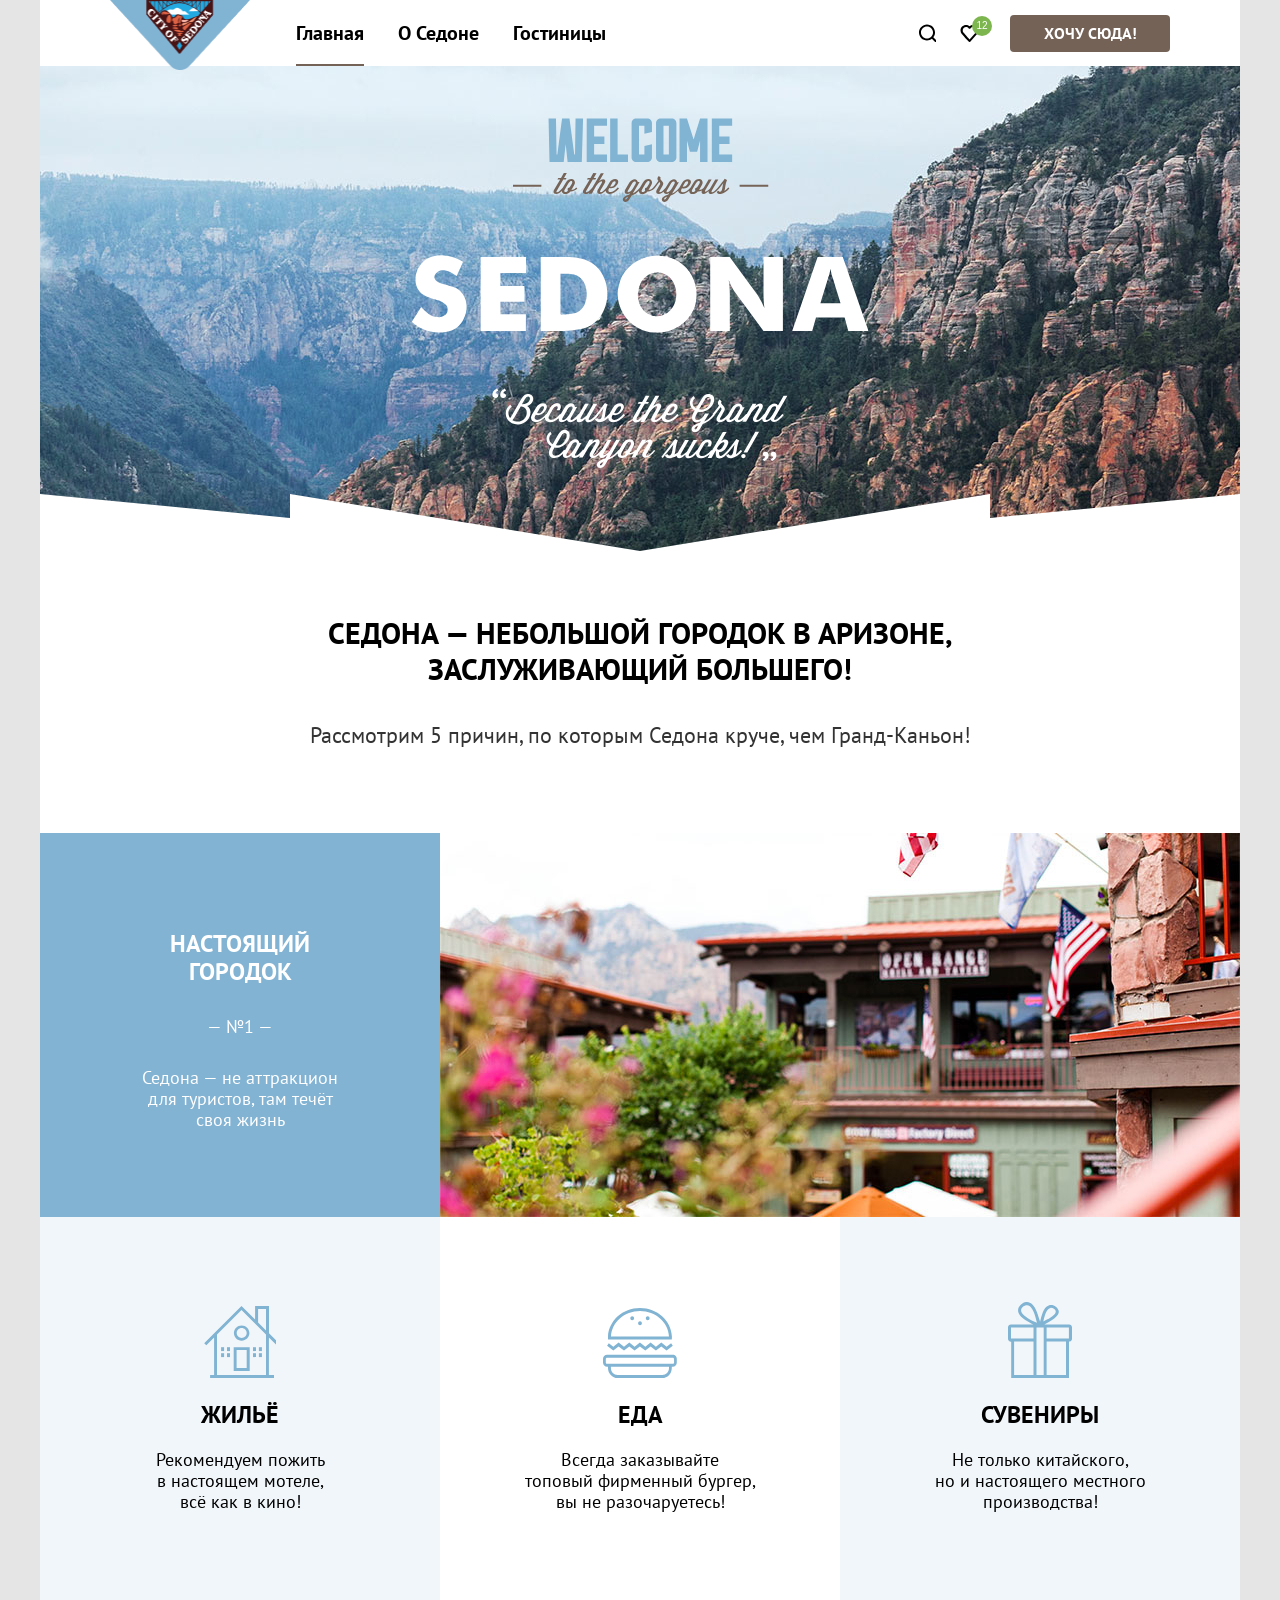
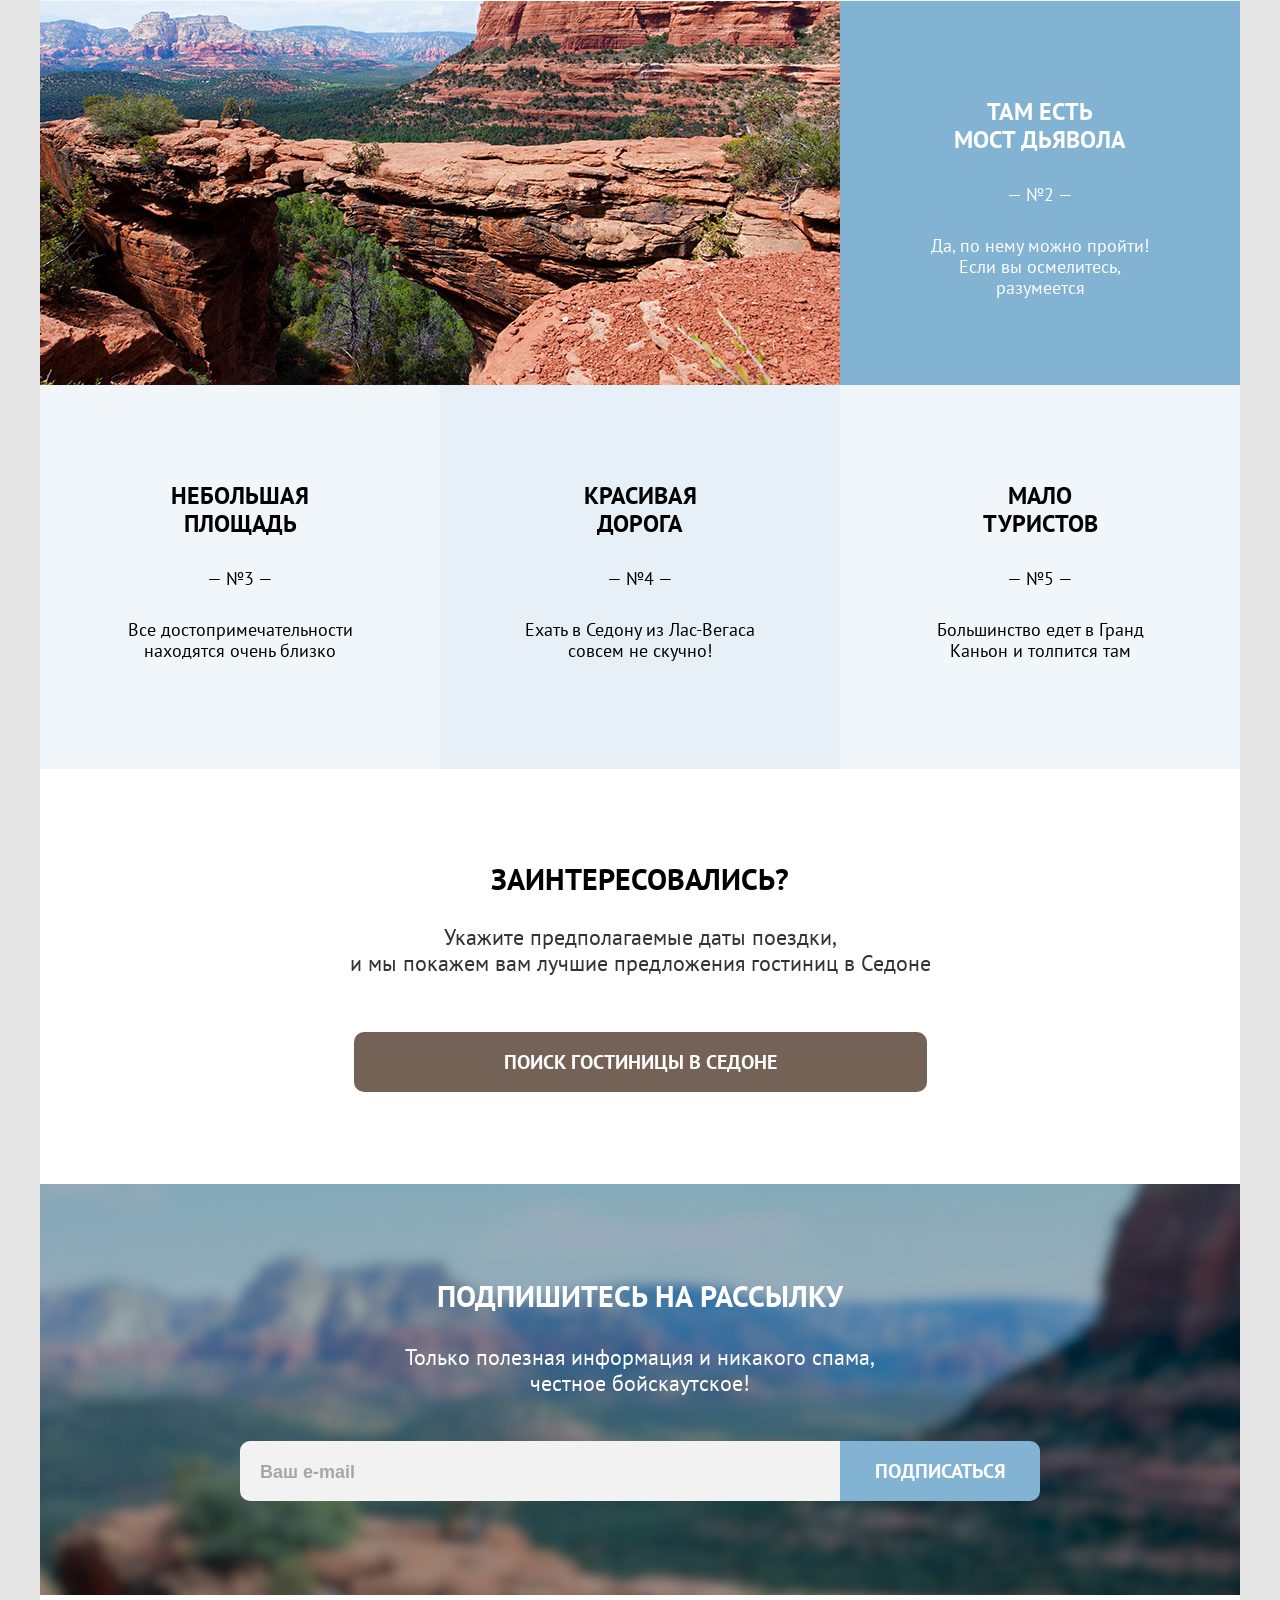
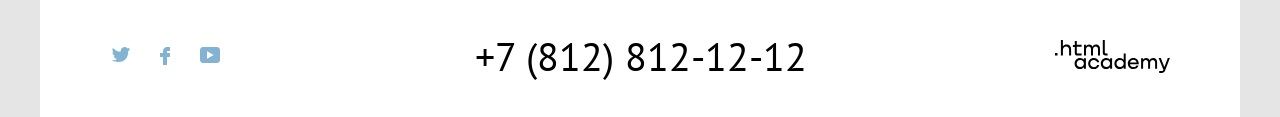
<file: index.html>
<!DOCTYPE html>
<html lang="ru">
<head>
    <meta charset="UTF-8">
    <meta http-equiv="X-UA-Compatible" content="IE=edge">
    <meta name="viewport" content="width=device-width, initial-scale=1.0">
    <link rel="stylesheet" href="styles/styles.css">
    <link rel="icon" href="favicon.ico">
    <title>Sedona</title>
</head>
<body class="page-body">
    <header class="container page-header">
        <nav class="main-navigation">
            <a href="#" class="main-logo">
                <span class="visually-hidden">Логотип Седоны.</span>
            </a>
            <ul class="main-navigation-list">
                <li class="main-navigation-item">
                    <a href="#" class="main-navigation-link active-nav-link">Главная</a>
                </li>
                <li class="main-navigation-item">
                    <a href="#" class="main-navigation-link">О Седоне</a>
                </li>
                <li class="main-navigation-item">
                    <a href="catalog.html" class="main-navigation-link">Гостиницы</a>
                </li>
            </ul>
        </nav>
        <div class="user-navigation">
            <ul class="user-navigation-list">
                <li class="user-navigation-item">
                    <button class="search-btn" type="button">
                      <svg width="18" height="18"  fill="currentColor" xmlns="http://www.w3.org/2000/svg"><path d="m19.026 17.05-3.71-3.7c1.002-1.3 1.704-3 1.704-4.9 0-4.4-3.61-8-8.023-8C4.585.45.975 4.15.975 8.55c0 4.4 3.61 8 8.022 8 1.805 0 3.51-.6 4.914-1.7l3.71 3.7 1.405-1.5Zm-10.029-2.5c-3.309 0-6.017-2.7-6.017-6s2.708-6 6.017-6c3.31 0 6.017 2.7 6.017 6s-2.707 6-6.017 6Z"/></svg>
                    </button>
                </li>
                <li class="user-navigation-item">
                    <button class="favorite-btn" type="button">
                      <svg width="19" height="17" fill="currentColor" xmlns="http://www.w3.org/2000/svg"><path d="M9.444 17c-.301 0-.602-.1-.802-.4-5.416-6.1-6.72-7.5-7.02-7.9C.92 7.8.519 6.6.519 5.4c0-3 2.406-5.4 5.515-5.4 1.304 0 2.507.5 3.51 1.3C10.547.5 11.851 0 13.054 0c3.008 0 5.516 2.4 5.516 5.4 0 1.3-.502 2.5-1.304 3.4l-7.02 7.9c-.2.2-.401.3-.802.3ZM3.427 7.5c.3.4 3.51 4 6.117 6.9l6.218-7c.501-.5.702-1.2.702-2 0-1.8-1.505-3.3-3.31-3.3-1.002 0-2.005.5-2.707 1.3-.301.3-.602.4-.903.4-.3 0-.602-.2-.802-.4-.702-.8-1.705-1.3-2.708-1.3-1.805 0-3.31 1.5-3.31 3.3-.1.9.302 1.6.703 2.1-.1 0-.1 0 0 0Z"/></svg>
                      <span class="list-counter">12</span>
                    </button>
                </li>
                <li class="user-navigation-item">
                    <button class="brown-btn plan-trip-btn" type="button">Хочу сюда!</button>
                </li>
            </ul>
        </div>
    </header>
    <main class="container page-main">
        <h1 class="visually-hidden">Sedona.</h1>
        <div class="enter-section">
          <img class="main-background" src="images/main-background.jpg" alt="Горы Седоны." width="1200" height="485">
          <ul class="enter-phrase-list">
            <li class="phrase-item">
              <span class="visually-hidden">Welcome.</span>
            </li>
            <li class="phrase-item">
              <span class="visually-hidden">To the gorgerous.</span>
            </li>
            <li class="phrase-item">
              <span class="visually-hidden">Sedona. "Because the Grand Canyon sucks!"</span>
            </li>
          </ul>
        </div>
        <div class="welcome-to-sedona">
            <h2 class="title main-title">Седона — небольшой городок в Аризоне,<br> заслуживающий большего!</h2>
            <p class="inscription">Рассмотрим 5 причин, по которым Седона круче, чем Гранд-Каньон!</p>
        </div>
        <ul class="reasons-list">
            <li class="reasons-list-item photo-description">
                <h3 class="reasons-subtitle">Настоящий городок</h3>
                <span class="reasons-number">№1</span>
                <p class="reasons-inscription">Седона — не аттракцион для туристов, там течёт своя жизнь</p>
            </li>
            <li class="reasons-list-item">
                <img class="reasons-img" src="images/reasons-image-1.jpg" alt="Настоящий городок." width="800" height="384">
            </li>
            <li class="reasons-list-item advice reason-housing">
                <h3 class="reasons-subtitle">Жильё</h3>
                <p class="reasons-inscription">Рекомендуем пожить<br> в настоящем мотеле, всё как в кино!</p>
            </li>
            <li class="reasons-list-item advice reason-food">
                <h3 class="reasons-subtitle">Еда</h3>
                <p class="reasons-inscription">Всегда заказывайте<br> топовый фирменный бургер, вы не разочаруетесь!</p>
            </li>
            <li class="reasons-list-item advice reason-souvenirs">
                <h3 class="reasons-subtitle">Сувениры</h3>
                <p class="reasons-inscription">Не только китайского,<br> но и настоящего местного производства!</p>
            </li>
            <li class="reasons-list-item">
                <img class="reasons-img" src="images/reasons-image-2.jpg" alt="Мост дьявола." width="800" height="384">
            </li>
            <li class="reasons-list-item photo-description">
                <h3 class="reasons-subtitle">Там есть<br> мост дьявола</h3>
                <span class="reasons-number">№2</span>
                <p class="reasons-inscription">Да, по нему можно пройти! Если вы осмелитесь, разумеется</p>
            </li>
            <li class="reasons-list-item">
                <h3 class="reasons-subtitle">Небольшая<br> площадь</h3>
                <span class="reasons-number">№3</span>
                <p class="reasons-inscription">Все достопримечательности находятся очень близко</p>
            </li>
            <li class="reasons-list-item">
                <h3 class="reasons-subtitle">Красивая<br> дорога</h3>
                <span class="reasons-number">№4</span>
                <p class="reasons-inscription">Ехать в Седону из Лас-Вегаса совсем не скучно!</p>
            </li>
            <li class="reasons-list-item">
                <h3 class="reasons-subtitle">Мало<br> туристов</h3>
                <span class="reasons-number">№5</span>
                <p class="reasons-inscription">Большинство едет в Гранд Каньон и толпится там</p>
            </li>
        </ul>
        <section class="find-hotel">
            <h2 class="title find-hotel-title">Заинтересовались?</h2>
            <p class="inscription">Укажите предполагаемые даты поездки,<br> и мы покажем вам лучшие предложения гостиниц в Седоне</p>
            <button class="brown-btn find-hotel-btn" type="button">Поиск гостиницы в седоне</button>
        </section>
        <section class="subscribe-section">
            <h2 class="title subscribe-title">Подпишитесь на рассылку</h2>
            <p class="inscription">Только полезная информация и никакого спама,<br> честное бойскаутское!</p>
            <form class="subscribe-form" action="https://echo.htmlacademy.ru" method="get">
                <label for="email" class="subscribe-label">
                    <input class="subscribe-field" type="email" name="email" id="email" placeholder="Ваш e-mail" required>
                    <button class="blue-btn subscribe-btn">Подписаться</button>
                </label>
            </form>
        </section>
    </main>
    <footer class="container page-footer">
        <ul class="footer-social-list">
            <li class="social-item">
                <a class="social-link social-twitter" href="https://twitter.com/htmlacademy_ru" target="_blank">
                    <span class="visually-hidden">Twitter.</span>
                </a>
            </li>
            <li class="social-item">
                <a class="social-link social-facebook" href="https://www.facebook.com/htmlacademy" target="_blank">
                    <span class="visually-hidden">Facebook.</span>
                </a>
            </li>
            <li class="social-item">
                <a class="social-link social-youtube"href="https://www.youtube.com/c/HTMLAcademyRUS" target="_blank">
                    <span class="visually-hidden">Youtube.</span>
                </a>
            </li>
        </ul>
        <a class="footer-phone" href="tel:88128121212">+7 (812) 812-12-12</a>
        <a class="footer-academy-logo" href="https://htmlacademy.ru/" target="_blank">
            <svg width="115" height="33" role="img" aria-hidden="true" aria-label="Логотип разработчика." focusable="false" viewBox="0 0 115 33" fill="none" xmlns="http://www.w3.org/2000/svg"><path d="M0 12.9v2.6h2.5v-2.6H0ZM11.6 4.5c-1.6 0-2.8.7-3.6 1.7h-.1V0h-2v15.5h2v-5.3c0-2.1 1.3-3.6 3.3-3.6 1.8 0 2.9 1.4 2.9 3.2v5.7h2V9.4c.1-3-1.8-4.9-4.5-4.9ZM26.6 4.8h-4.8V1.1h-2v3.8h-1.9v2h1.9v6c0 1.7 1 2.7 2.7 2.7h4.1v-2h-3.7c-.7 0-1.1-.4-1.1-1.1V6.8h4.8v-2ZM41.1 4.6c-1.6 0-2.9.8-3.5 2.1h-.1c-.6-1.2-1.8-2.1-3.4-2.1-1.4 0-2.5.8-3.1 1.8h-.1V4.8H29v10.6h2V10c0-2 1-3.5 2.6-3.5 1.5 0 2.4 1 2.4 2.6v6.3h2V9.8c0-2.4 1.4-3.3 2.6-3.3 1.5 0 2.4 1 2.4 2.6v6.3h2V8.9c.1-2.5-1.4-4.3-3.9-4.3ZM47.8 12.7c0 1.7 1 2.7 2.8 2.7h2v-2h-1.7c-.7 0-1.1-.4-1.1-1.1V0h-2v12.7ZM28.9 19.7c-.9-1.1-2.2-1.8-3.9-1.8-3.1 0-5.4 2.3-5.4 5.6s2.3 5.6 5.4 5.6c1.8 0 3-.8 3.8-1.9h.1v1.6h2V18.2h-2v1.5Zm-3.6 7.4c-2.2 0-3.6-1.6-3.6-3.6s1.4-3.6 3.6-3.6 3.6 1.6 3.6 3.6c0 1.9-1.4 3.6-3.6 3.6ZM44.2 22c-.5-2.4-2.6-4.1-5.4-4.1-3.4 0-5.6 2.5-5.6 5.6 0 3.1 2.2 5.6 5.6 5.6 2.8 0 4.9-1.8 5.4-4.2h-2.1c-.4 1.3-1.7 2.3-3.3 2.3-2.2 0-3.6-1.6-3.6-3.6s1.4-3.6 3.6-3.6c1.6 0 2.8 1 3.3 2.2h2.1V22ZM55.1 19.7c-.9-1.1-2.2-1.8-3.9-1.8-3.1 0-5.4 2.3-5.4 5.6s2.3 5.6 5.4 5.6c1.8 0 3-.8 3.8-1.9h.1v1.6h2V18.2h-2v1.5Zm-3.6 7.4c-2.2 0-3.6-1.6-3.6-3.6s1.4-3.6 3.6-3.6 3.6 1.6 3.6 3.6c0 1.9-1.5 3.6-3.6 3.6ZM68.7 19.8c-.9-1.1-2.2-1.9-3.9-1.9-3.1 0-5.4 2.3-5.4 5.6s2.2 5.6 5.4 5.6c1.7 0 3-.8 3.8-1.8h.1v1.5h2V13.4h-2v6.4Zm-3.6 7.3c-2.2 0-3.6-1.6-3.6-3.6s1.4-3.6 3.6-3.6 3.6 1.6 3.6 3.6c-.1 2-1.5 3.6-3.6 3.6ZM78.3 17.9c-3.3 0-5.5 2.5-5.5 5.6 0 3 2.1 5.6 5.5 5.6 2.5 0 4.5-1.3 5.2-3.6h-2.1c-.5 1-1.6 1.6-3 1.6-1.9 0-3.3-1.3-3.4-2.9h8.8c.2-3.6-2-6.3-5.5-6.3Zm0 1.9c1.7 0 3 1 3.3 2.6h-6.5c.3-1.5 1.5-2.6 3.2-2.6ZM98.2 17.9c-1.6 0-2.9.8-3.6 2h-.1c-.6-1.2-1.8-2-3.4-2-1.4 0-2.5.7-3.1 1.8v-1.5h-1.9v10.6h2v-5.4c0-2 1-3.4 2.6-3.5 1.5 0 2.4 1 2.4 2.6v6.3h2v-5.6c0-2.4 1.4-3.3 2.6-3.3 1.5 0 2.4 1 2.4 2.6v6.3h2v-6.5c.1-2.6-1.4-4.4-3.9-4.4ZM109.4 27l-3.6-8.9h-2.2l4.8 11.6c-.3.9-.7 1.2-1.7 1.2h-2.5v2h2.5c1.8 0 2.8-.8 3.5-2.6l4.7-12.2h-2.1l-3.4 8.9Z"></path></svg>
        </a>
    </footer>
    <div class="modal-container">
      <div class="modal modal-search">
        <button class="close-button" type="button">
          <span class="visually-hidden">Закрыть.</span>
        </button>
        <form class="hotel-search-form" action="https://echo.htmlacademy.ru" method="get">
          <section class="modal-form">
            <legend class="modal-title">Поиск гостиницы в Седоне</legend>
            <ul class="modal-list">
              <li class="modal-item">
                <label for="date-in">
                  <span class="modal-subtitle">Дата заезда:</span>
                  <input class="modal-input" type="text" name="date-in" id="date-in" value="27 апреля 2020">
                  <span class="input-message">Мы не можем отправить вас в прошлое.</span>
                </label>
              </li>
              <li class="modal-item">
                <label for="date-out">
                  <span class="modal-subtitle">Дата выезда:</span>
                  <input class="modal-input" type="text" name="date-out" id="date-out" value="1 сентября 2021">
                  <span class="input-message">На эти даты есть свободные номера. Пока есть.</span>
                </label>
              </li>
              <li class="modal-item">
                <label class="guest-label guest-label-adult" for="adults">
                  <span class="modal-subtitle">Взрослые:</span>
                  <div class="amount-field-wrapper">
                    <button class="modal-num-button button-less">
                      <span class="visually-hidden">Меньше.</span>
                    </button>
                    <input class="modal-input" type="number" name="adults" id="adults" value="2">
                    <button class="modal-num-button button-more">
                      <span class="visually-hidden">Больше.</span>
                    </button>
                  </div>
                </label>
              </li>
              <li class="modal-item">
                <label class="guest-label guest-label-kids" for="kids">
                  <span class="modal-subtitle">Дети:</span>
                  <span class="tooltip">
                    <button class="tooltip-toggle" type="button" aria-label="tooltip-label">
                      <svg class="tooltip-icon" width="2" height="13" role="img" aria-label="О детях." aria-hidden="true" focusable="false" viewBox="0 0 2 13" fill="none" xmlns="http://www.w3.org/2000/svg"><path d="M2 .357H0v2h2v-2ZM2 4.357H0v8h2v-8Z" fill="#000"/></svg>
                    </button>
                    <span class="tooltip-message">Укажите количество детей, которые будут с вами, возраст которых от 6 до 18 лет. Дети до 6 лет размещаются бесплатно.</span>
                  </span>
                  <div class="amount-field-wrapper">
                    <button class="modal-num-button button-less">
                      <span class="visually-hidden">Меньше.</span>
                    </button>
                    <input class="modal-input" type="number" name="kids" id="kids" value="1">
                    <button class="modal-num-button button-more">
                      <span class="visually-hidden">Больше.</span>
                    </button>
                  </div>
                </label>
              </li>
            </ul>
            <button class="blue-btn modal-button" type="button">Найти</button>
          </section>
        </form>
      </div>
    </div>
</body>
</html>
</file>
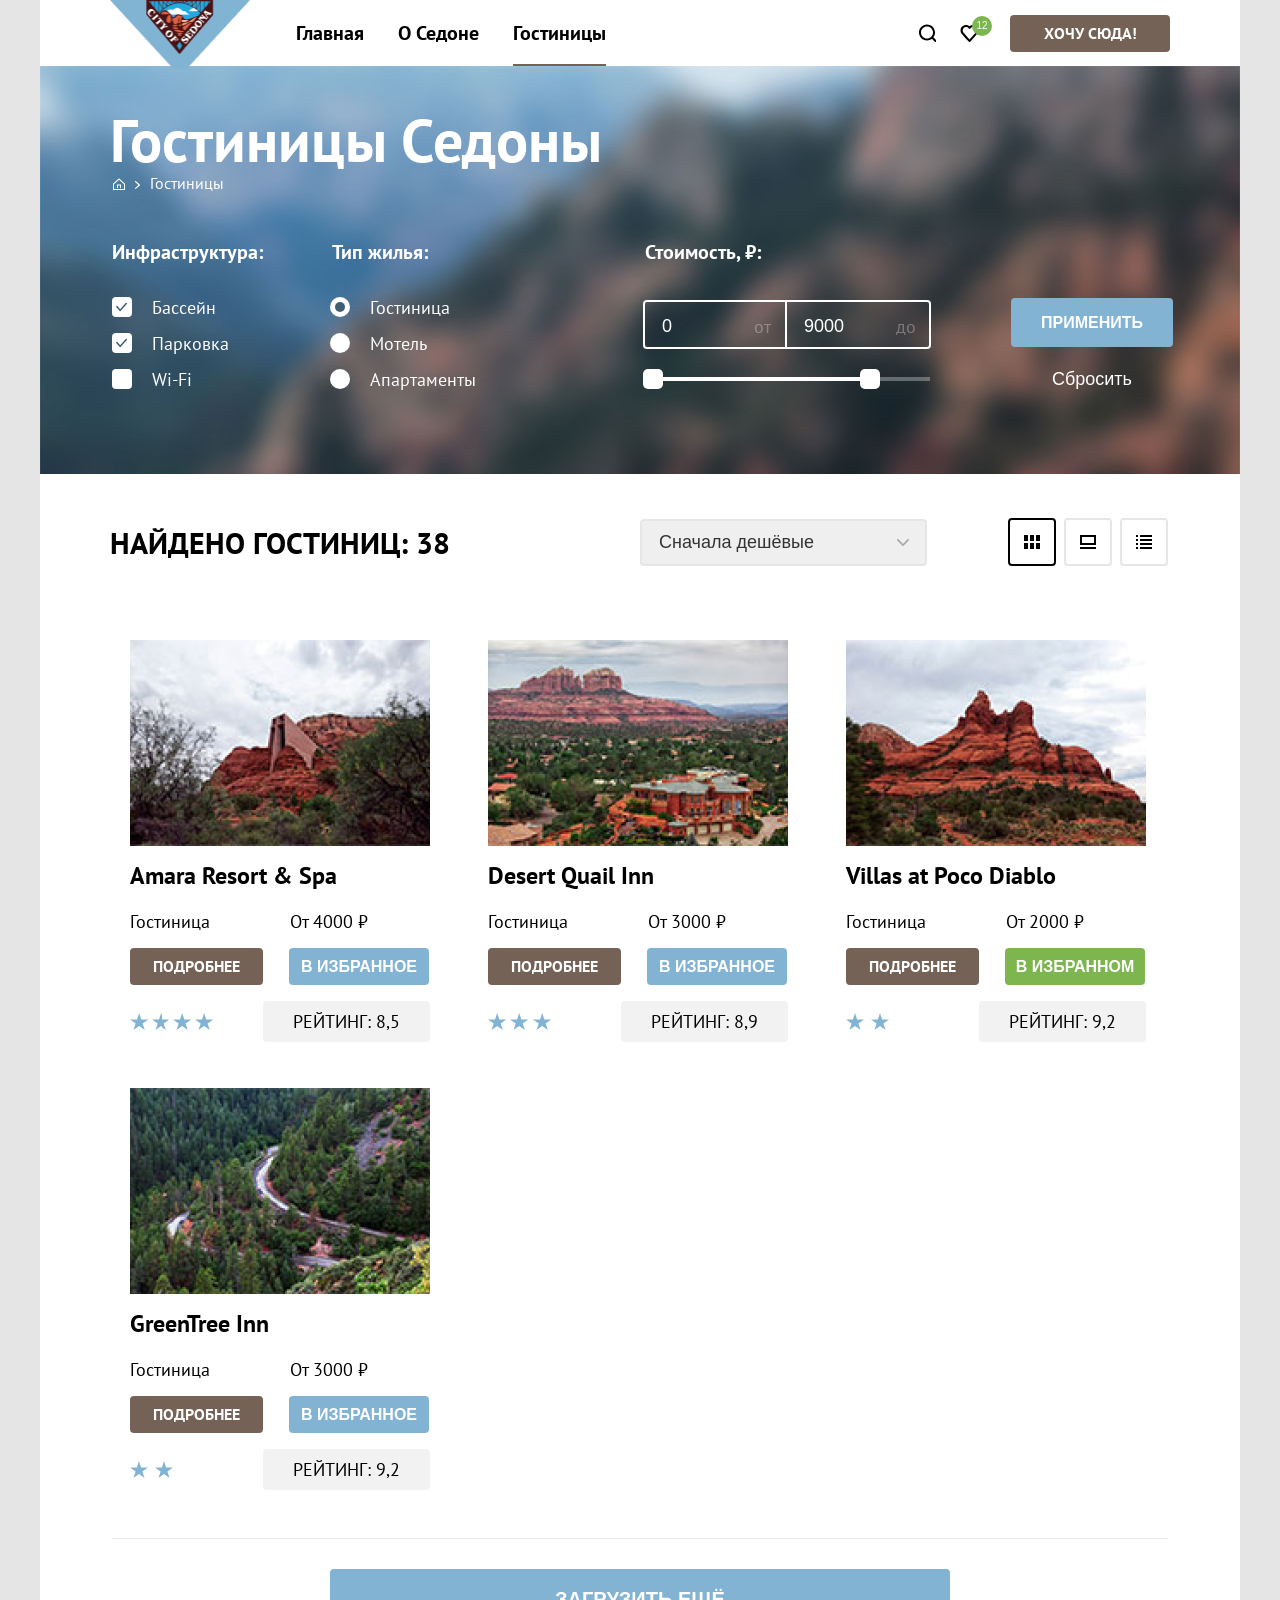
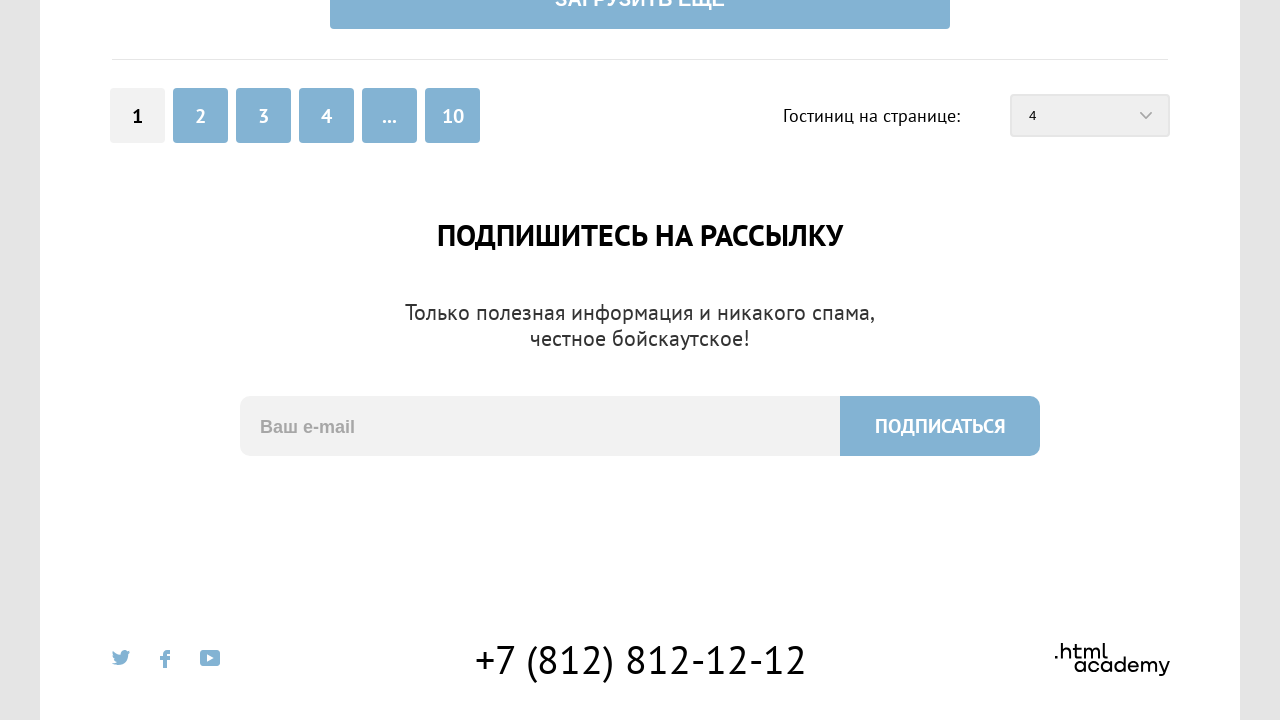
<file: catalog.html>
<!DOCTYPE html>
<html lang="en">
<head>
    <meta charset="UTF-8">
    <meta http-equiv="X-UA-Compatible" content="IE=edge">
    <meta name="viewport" content="width=device-width, initial-scale=1.0">
    <link rel="stylesheet" href="styles/styles.css">
    <link rel="icon" href="favicon.ico">
    <title>Каталог</title>
</head>
<body class="page-body">
    <header class="container page-header">
        <nav class="main-navigation">
            <a href="index.html" class="main-logo">
                <span class="visually-hidden">Логотип Седоны.</span>
            </a>
            <ul class="main-navigation-list">
                <li class="main-navigation-item">
                    <a href="index.html" class="main-navigation-link">Главная</a>
                </li>
                <li class="main-navigation-item">
                    <a href="#" class="main-navigation-link">О Седоне</a>
                </li>
                <li class="main-navigation-item">
                    <a href="#" class="main-navigation-link active-nav-link">Гостиницы</a>
                </li>
            </ul>
        </nav>
        <div class="user-navigation">
          <ul class="user-navigation-list">
              <li class="user-navigation-item">
                <button class="search-btn" type="button">
                  <svg width="18" height="18" role="img" aria-hidden="true" focesable="false" fill="none" viewbox="0 0 18 18" xmlns="http://www.w3.org/2000/svg"><path d="m19.026 17.05-3.71-3.7c1.002-1.3 1.704-3 1.704-4.9 0-4.4-3.61-8-8.023-8C4.585.45.975 4.15.975 8.55c0 4.4 3.61 8 8.022 8 1.805 0 3.51-.6 4.914-1.7l3.71 3.7 1.405-1.5Zm-10.029-2.5c-3.309 0-6.017-2.7-6.017-6s2.708-6 6.017-6c3.31 0 6.017 2.7 6.017 6s-2.707 6-6.017 6Z"/></svg>
                </button>
              </li>
              <li class="user-navigation-item">
                <button class="favorite-btn" type="button">
                  <svg width="19" height="17" role="img" aria-hidden="true" focesable="false" fill="none" viewbox="0 0 19 17" xmlns="http://www.w3.org/2000/svg"><path d="M9.444 17c-.301 0-.602-.1-.802-.4-5.416-6.1-6.72-7.5-7.02-7.9C.92 7.8.519 6.6.519 5.4c0-3 2.406-5.4 5.515-5.4 1.304 0 2.507.5 3.51 1.3C10.547.5 11.851 0 13.054 0c3.008 0 5.516 2.4 5.516 5.4 0 1.3-.502 2.5-1.304 3.4l-7.02 7.9c-.2.2-.401.3-.802.3ZM3.427 7.5c.3.4 3.51 4 6.117 6.9l6.218-7c.501-.5.702-1.2.702-2 0-1.8-1.505-3.3-3.31-3.3-1.002 0-2.005.5-2.707 1.3-.301.3-.602.4-.903.4-.3 0-.602-.2-.802-.4-.702-.8-1.705-1.3-2.708-1.3-1.805 0-3.31 1.5-3.31 3.3-.1.9.302 1.6.703 2.1-.1 0-.1 0 0 0Z"/></svg>
                  <span class="list-counter">12</span>
                </button>
              </li>
              <li class="user-navigation-item">
                  <button class="brown-btn plan-trip-btn" type="button">Хочу сюда!</button>
              </li>
          </ul>
        </div>
    </header>
    <main class="container page-main">
      <header class="inner-header">
        <h1 class="title catalog-title">Гостиницы Седоны</h1>
        <ul class="breadcrumbs-list">
            <li class="breadcrumbs-item">
                <a class="breadcrumbs-link breadcrumbs-link-home" href="index.html">
                    <span class="visually-hidden">Главная.</span>
                </a>
            </li>
            <li class="breadcrumbs-item">
                <a class="breadcrumbs-link" href="#">Гостиницы</a>
            </li>
        </ul>
        <form class="catalog-form" action="https://echo.htmlacademy.ru" method="get">
          <fieldset class="filter-group">
            <legend class="filters-subtitle">Инфраструктура:</legend>
            <ul class="infrastucture-list">
              <li class="infrastructure-item">
                  <label for="pool" class="infrastructure-item">
                      <input class="infrastucture-input visually-hidden" type="checkbox" name="pool" id="pool" checked>
                      <span class="custom-checkbox"></span>
                      <span class="infrastructure-label">Бассейн</span>
                  </label>
              </li>
              <li class="infrastructure-item">
                  <label for="parking" class="infrastructure-item">
                      <input class="infrastucture-input visually-hidden" type="checkbox" name="parking" id="parking" checked>
                      <span class="custom-checkbox"></span>
                      <span class="infrastructure-label">Парковка</span>
                  </label>
              </li>
              <li class="infrastructure-item">
                  <label for="wifi" class="infrastructure-item">
                      <input class="infrastucture-input visually-hidden" type="checkbox" name="wi-fi" id="wifi">
                      <span class="custom-checkbox"></span>
                      <span class="infrastructure-label">Wi-Fi</span>
                  </label>
              </li>
            </ul>
          </fieldset>
          <fieldset class="filter-group">
            <legend class="filters-subtitle">Тип жилья:</legend>
            <ul class="housing-type-list">
              <li class="housing-type-item">
                  <label for="hotel" class="housing-type-item">
                      <input class="housing-type-input visually-hidden" type="radio" name="place" id="hotel" value="hotel" checked>
                      <span class="custom-radio-btn"></span>
                      <span class="housing-type-label">Гостиница</span>
                  </label>
              </li>
              <li class="housing-type-item">
                  <label for="motel" class="housing-type-item">
                      <input class="housing-type-input visually-hidden" type="radio" name="place" id="motel" value="motel">
                      <span class="custom-radio-btn"></span>
                      <span class="housing-type-label">Мотель</span>
                  </label>
              </li>
              <li class="housing-type-item">
                  <label for="appartment" class="housing-type-item">
                      <input class="housing-type-input visually-hidden" type="radio" name="place" id="appartment" value="appartment">
                      <span class="custom-radio-btn"></span>
                      <span class="housing-type-label">Апартаменты</span>
                  </label>
              </li>
            </ul>
          </fieldset>
          <fieldset class="filter-group">
              <legend class="filters-subtitle">Стоимость, ₽:</legend>
              <div class="filter-price">
                <label for="min" class="filter-price-item">
                    <input class="price-input price-from-input" type="number" name="price" id="min" value="0">
                    <span class="price-text">от</span>
                </label>
                <label for="max" class="filter-price-item">
                    <input class="price-input price-to-input" type="number" name="price" id="max" value="9000">
                    <span class="price-text">до</span>
                </label>
              </div>
              <span class="range-scale"></span>
              <div class="range-bar">
                  <button class="range-toggle min-toggle" type="button">
                      <span class="visually-hidden">Изменить минимальную цену.</span>
                  </button>
                  <button class="range-toggle max-toggle" type="button">
                      <span class="visually-hidden">Изменить максимальную цену.</span>
                  </button>
              </div>
          </fieldset>
          <div class="filter-btns">
            <button class="blue-btn catalog-form-btn" type="submit">Применить</button>
            <button class="catalog-reset-btn" type="button">Сбросить</button>
          </div>
        </form>
      </header>
      <section class="hotels">
          <div class="hotels-sorting">
              <h3 class="title sorting-title">Найдено гостиниц: 38</h3>
              <select class="select-control" aria-label="Сортировка:">
                  <option value="popular">Сначала дешёвые</option>
                  <option value="price">Сначала дорогие</option>
                  <option value="alphabet"></option>
              </select>
              <ul class="sort-view-list">
                  <li class="sort-view-item sort-view-active">
                      <button class="sort-view-btn">
                          <span class="visually-hidden">Карточки.</span>
                      </button>
                  </li>
                  <li class="sort-view-item">
                      <button class="sort-view-btn">
                          <span class="visually-hidden">Слайдшоу.</span>
                      </button>
                  </li>
                  <li class="sort-view-item">
                      <button class="sort-view-btn">
                          <span class="visually-hidden">Список.</span>
                      </button>
                  </li>
              </ul>
          </div>
          <ul class="hotels-list">
              <li class="hotels-item">
                  <img class="hotels-image" src="images/hotel-1.jpg" alt="Amara resort & spa." width="300" height="206">
                  <h4 class="hotel-name-title">Amara Resort & Spa</h4>
                  <div class="hotel-description">
                    <span class="incription-hotel-type">Гостиница</span>
                    <span class="hotel-price">От 4000 ₽</span>
                    <a href="#" class="икщцт-иет brown-btn hotels-about-link">подробнее</a>
                    <button class="blue-btn hotels-add-favorite-btn" type="button">В избранное</button>
                    <span class="rating-stars">
                        <span class="visually-hidden">4 звезды.</span>
                    </span>
                    <span class="rating-number">Рейтинг: 8,5</span>
                  </div>
              </li>
              <li class="hotels-item">
                  <img class="hotels-image" src="images/hotel-2.jpg" alt="Desert Quail Inn." width="300" height="206">
                  <h4 class="hotel-name-title">Desert Quail Inn</h4>
                  <div class="hotel-description">
                    <span class="incription-hotel-type">Гостиница</span>
                    <span class="hotel-price">От 3000 ₽</span>
                    <a href="#" class="brown-btn hotels-about-link">подробнее</a>
                    <button class="blue-btn hotels-add-favorite-btn" type="button">В избранное</button>
                    <span class="rating-stars">
                        <span class="visually-hidden">3 звезды.</span>
                    </span>
                    <span class="rating-number">Рейтинг: 8,9</span>
                  </div>
              </li>
              <li class="hotels-item">
                  <img class="hotels-image" src="images/hotel-3.jpg" alt="Villas at Poco Diablo." width="300" height="206">
                  <h4 class="hotel-name-title">Villas at Poco Diablo</h4>
                  <div class="hotel-description">
                    <span class="incription-hotel-type">Гостиница</span>
                    <span class="hotel-price">От 2000 ₽</span>
                    <a href="#" class="brown-btn hotels-about-link">подробнее</a>
                    <button class="hotels-add-favorite-btn hotels-favorite-added" type="button">В избранном</button>
                    <span class="rating-stars">
                        <span class="visually-hidden">2 звезды.</span>
                    </span>
                    <span class="rating-number">Рейтинг: 9,2</span>
                  </div>
              </li>
              <li class="hotels-item">
                  <img class="hotels-image" src="images/hotel-4.jpg" alt="GreenTree Inn." width="300" height="206">
                  <h4 class="hotel-name-title">GreenTree Inn</h4>
                  <div class="hotel-description">
                    <span class="incription-hotel-type">Гостиница</span>
                    <span class="hotel-price">От 3000 ₽</span>
                    <a href="#" class="brown-btn hotels-about-link">подробнее</a>
                    <button class="blue-btn hotels-add-favorite-btn" type="button">В избранное</button>
                    <span class="rating-stars">
                        <span class="visually-hidden">2 звезды.</span>
                    </span>
                    <span class="rating-number">Рейтинг: 9,2</span>
                  </div>
              </li>
          </ul>
          <div class="show-more-wrapper">
            <button class="blue-btn hotels-show-more-btn" type="button">Загрузить ещё</button>
          </div>
          <div class="pagination-wrapper">
            <ul class="pagination-list">
              <li class="pagination-item active-page">
                  <a href="#" class="blue-btn pagination-link">1</a>
              </li>
              <li class="pagination-item">
                  <a href="#" class="blue-btn pagination-link">2</a>
              </li>
              <li class="pagination-item">
                  <a href="#" class="blue-btn pagination-link">3</a>
              </li>
              <li class="pagination-item">
                  <a href="#" class="blue-btn pagination-link">4</a>
              </li>
              <li class="pagination-item">
                  <span class="pagination-link">...</span>
              </li>
              <li class="pagination-item">
                  <a href="#" class="blue-btn pagination-link">10</a>
              </li>
            </ul>
            <span class="hotels-on-page">Гостиниц на странице:</span>
            <select class="hotels-on-page-select" name="Quantity-on-page" aria-label="Гостиниц на странице:">
                <option value="4">4</option>
                <option value="5">5</option>
                <option value="6">6</option>
            </select>
          </div>
      </section>

      <section class="subscribe-section subscribe-catalog-page">
          <h2 class="title subscribe-title">Подпишитесь на рассылку</h2>
          <p class="inscription">Только полезная информация и никакого спама, честное бойскаутское!</p>
          <form class="subscribe-form" action="https://echo.htmlacademy.ru" method="get">
              <label for="email" class="subscribe-labet">
                  <input class="subscribe-field" type="email" name="email" id="email" placeholder="Ваш e-mail" required>
                  <button class="blue-btn subscribe-btn">Подписаться</button>
              </label>
          </form>
      </section>
    </main>
    <footer class="container page-footer">
      <ul class="footer-social-list">
          <li class="social-item">
              <a class="social-link social-twitter" href="https://twitter.com/htmlacademy_ru" target="_blank">
                  <span class="visually-hidden">Twitter.</span>
              </a>
          </li>
          <li class="social-item">
              <a class="social-link social-facebook" href="https://www.facebook.com/htmlacademy" target="_blank">
                  <span class="visually-hidden">Facebook.</span>
              </a>
          </li>
          <li class="social-item">
              <a class="social-link social-youtube"href="https://www.youtube.com/c/HTMLAcademyRUS" target="_blank">
                  <span class="visually-hidden">Youtube.</span>
              </a>
          </li>
      </ul>
      <a class="footer-phone" href="tel:88128121212">+7 (812) 812-12-12</a>
      <a class="footer-academy-logo" href="https://htmlacademy.ru/" target="_blank">
          <svg width="115" height="33" role="img" aria-hidden="true" aria-label="Логотип разработчика." focusable="false" viewBox="0 0 115 33" fill="none" xmlns="http://www.w3.org/2000/svg"><path d="M0 12.9v2.6h2.5v-2.6H0ZM11.6 4.5c-1.6 0-2.8.7-3.6 1.7h-.1V0h-2v15.5h2v-5.3c0-2.1 1.3-3.6 3.3-3.6 1.8 0 2.9 1.4 2.9 3.2v5.7h2V9.4c.1-3-1.8-4.9-4.5-4.9ZM26.6 4.8h-4.8V1.1h-2v3.8h-1.9v2h1.9v6c0 1.7 1 2.7 2.7 2.7h4.1v-2h-3.7c-.7 0-1.1-.4-1.1-1.1V6.8h4.8v-2ZM41.1 4.6c-1.6 0-2.9.8-3.5 2.1h-.1c-.6-1.2-1.8-2.1-3.4-2.1-1.4 0-2.5.8-3.1 1.8h-.1V4.8H29v10.6h2V10c0-2 1-3.5 2.6-3.5 1.5 0 2.4 1 2.4 2.6v6.3h2V9.8c0-2.4 1.4-3.3 2.6-3.3 1.5 0 2.4 1 2.4 2.6v6.3h2V8.9c.1-2.5-1.4-4.3-3.9-4.3ZM47.8 12.7c0 1.7 1 2.7 2.8 2.7h2v-2h-1.7c-.7 0-1.1-.4-1.1-1.1V0h-2v12.7ZM28.9 19.7c-.9-1.1-2.2-1.8-3.9-1.8-3.1 0-5.4 2.3-5.4 5.6s2.3 5.6 5.4 5.6c1.8 0 3-.8 3.8-1.9h.1v1.6h2V18.2h-2v1.5Zm-3.6 7.4c-2.2 0-3.6-1.6-3.6-3.6s1.4-3.6 3.6-3.6 3.6 1.6 3.6 3.6c0 1.9-1.4 3.6-3.6 3.6ZM44.2 22c-.5-2.4-2.6-4.1-5.4-4.1-3.4 0-5.6 2.5-5.6 5.6 0 3.1 2.2 5.6 5.6 5.6 2.8 0 4.9-1.8 5.4-4.2h-2.1c-.4 1.3-1.7 2.3-3.3 2.3-2.2 0-3.6-1.6-3.6-3.6s1.4-3.6 3.6-3.6c1.6 0 2.8 1 3.3 2.2h2.1V22ZM55.1 19.7c-.9-1.1-2.2-1.8-3.9-1.8-3.1 0-5.4 2.3-5.4 5.6s2.3 5.6 5.4 5.6c1.8 0 3-.8 3.8-1.9h.1v1.6h2V18.2h-2v1.5Zm-3.6 7.4c-2.2 0-3.6-1.6-3.6-3.6s1.4-3.6 3.6-3.6 3.6 1.6 3.6 3.6c0 1.9-1.5 3.6-3.6 3.6ZM68.7 19.8c-.9-1.1-2.2-1.9-3.9-1.9-3.1 0-5.4 2.3-5.4 5.6s2.2 5.6 5.4 5.6c1.7 0 3-.8 3.8-1.8h.1v1.5h2V13.4h-2v6.4Zm-3.6 7.3c-2.2 0-3.6-1.6-3.6-3.6s1.4-3.6 3.6-3.6 3.6 1.6 3.6 3.6c-.1 2-1.5 3.6-3.6 3.6ZM78.3 17.9c-3.3 0-5.5 2.5-5.5 5.6 0 3 2.1 5.6 5.5 5.6 2.5 0 4.5-1.3 5.2-3.6h-2.1c-.5 1-1.6 1.6-3 1.6-1.9 0-3.3-1.3-3.4-2.9h8.8c.2-3.6-2-6.3-5.5-6.3Zm0 1.9c1.7 0 3 1 3.3 2.6h-6.5c.3-1.5 1.5-2.6 3.2-2.6ZM98.2 17.9c-1.6 0-2.9.8-3.6 2h-.1c-.6-1.2-1.8-2-3.4-2-1.4 0-2.5.7-3.1 1.8v-1.5h-1.9v10.6h2v-5.4c0-2 1-3.4 2.6-3.5 1.5 0 2.4 1 2.4 2.6v6.3h2v-5.6c0-2.4 1.4-3.3 2.6-3.3 1.5 0 2.4 1 2.4 2.6v6.3h2v-6.5c.1-2.6-1.4-4.4-3.9-4.4ZM109.4 27l-3.6-8.9h-2.2l4.8 11.6c-.3.9-.7 1.2-1.7 1.2h-2.5v2h2.5c1.8 0 2.8-.8 3.5-2.6l4.7-12.2h-2.1l-3.4 8.9Z"></path></svg>
      </a>
  </footer>
</body>
</html>
</file>
<file: styles/styles.css>
:root {
    --main-font: "PTSans", sans-serif;
    --black: #000000;
    --white: #ffffff;
    --main-font-color: #000000;
    --special-font-color: #ffffff;
    --main-brown-color: #756257;

    --btn-color: #83B3D3;
}

@font-face {
    font-family: "PTSans";
    font-style: normal;
    font-weight: 400;
    src: url("../fonts/PTSans/PTSans-Regular.ttf");
    font-display: swap;
}

@font-face {
    font-family: "PTSans";
    font-style: normal;
    font-weight: 700;
    src: url("../fonts/PTSans/PTSans-Bold.ttf");
    font-display: swap;
}

*,
*::before,
*::after {
  box-sizing: border-box;
}

html {
  height: 100%;
}

body {
  margin: 0;
  padding: 0 40px;

  font-family: var(--main-font);
  font-size: 18px;
  line-height: 21px;
  font-weight: 400;
  color: var(--main-font-color);

  background-color: #E5E5E5;
}

.page-body {
  display: flex;
  min-height: 100%;
  flex-direction: column;
}

.visually-hidden {
  position: absolute;

  width: 1px;
  height: 1px;
  margin: -1px;
  border: 0;
  padding: 0;

  white-space: nowrap;
  clip-path: inset(100%);
  clip: rect(0 0 0 0);
  overflow: hidden;
}

.page-header {
  display: flex;
  width: 1200px;
  padding-right: 70px;
  align-items: center;
  background-color: transparent;
}

.container {
  width: 1200px;
  margin: 0 auto;
  background-color: var(--white);
}

.inscription {
  color: #333333;
}

.main-navigation {
  position: relative;
}

.main-logo {
  position: absolute;
  left: 70px;
  display: block;
  height: 70px;
  width: 140px;
  background-image: url("../images/logo.png");
  background-position: 0 0;
  background-size: 140px 70px;
  background-repeat: no-repeat;
  z-index: 10;
}

.main-navigation-list {
  display: flex;
  flex-wrap: wrap;
  margin: 0;
  margin-left: 256px;
  padding: 0;
  align-items: center;
  list-style-type: none;
}

.main-navigation-item:not(:last-child) {
  margin-right: 34px;
}

.main-navigation-link {
  display: block;
  padding: 20px 0;
  font-weight: 700;
  font-size: 20px;
  line-height: 26px;
  color: var(--black);
  text-decoration: none;
  white-space: nowrap;
  overflow: hidden;
}

.main-navigation-link:hover {
  color: var(--main-brown-color);
}

.main-navigation-link:active {
  opacity: 0.3;
}

.active-nav-link {
  position: relative;
}

.active-nav-link::after {
  position: absolute;
  bottom: 0;
  display: block;
  width: -webkit-fill-available;
  height: 2px;
  background-color: #756257;

  content: "";
}

.user-navigation {
  margin-left: auto;
}

.user-navigation-list {
  display: flex;
  margin: 0;
  padding: 0;
  align-items: center;
  list-style-type: none;
}

.user-navigation-item:not(:first-child) {
  margin-left: 24px;
}

.search-btn {
  display: block;
  width: 18px;
  height: 18px;
  background-color: transparent;
  border: none;
  cursor: pointer;
}

.search-btn svg {
  fill: var(--black);
  margin-left: -6px;
  margin-top: -1px;
}

.search-btn:hover svg {
  fill: var(--main-brown-color);
}

.search-btn:active svg {
  opacity: 0.3;
}

.favorite-btn {
  position: relative;
  display: block;
  width: 18px;
  height: 17px;
  background-color: transparent;
  border: none;
  cursor: pointer;
}

.favorite-btn svg {
  fill: var(--black);
  margin-left: -6px;
  margin-top: -1px;
}

.favorite-btn:hover svg {
  fill: var(--main-brown-color);
}

.favorite-btn:active svg {
  opacity: 0.3;
}

.list-counter {
  position: absolute;
  bottom: 6px;
  left: 12px;
  display: block;
  width: 20px;
  height: 20px;
  padding: 3px;
  font-size: 10px;
  line-height: 13px;
  color: var(--white);
  background-color: #7DB54F;
  border: none;
  border-radius: 50%;
}

.favorite-btn:active .list-counter {
  color: rgba(255, 255, 255, 0.3);
}

.plan-trip-btn {
  display: block;
  width: 160px;
  height: 37px;
  margin: 0;
  margin-left: 8px;
  color: var(--white);
  font-family: var(--main-font);
  font-size: 16px;
  font-weight: 700;
  line-height: 20px;
  text-transform: uppercase;
  background-color: #756257;
  border: none;
  border-radius: 4px;
  cursor: pointer;
}

.brown-btn:active {
  color:rgba(255, 255, 255, 0.3);
}

.brown-btn:hover {
  background-color: #615048;
}

.page-main {
  display: flex;
  flex-direction: column;
  flex-grow: 1;
}

.enter-section {
  position: relative;
}

.enter-phrase-list {
  position: absolute;
  left: 50%;
  top: 50px;
  transform: translateX(-50%);
  margin: 0;
  padding: 0;
  margin-top: 2px;
}

.enter-section::after {
  display: block;
  width: 1200px;
  height: 57px;
  position: absolute;
  bottom: 4px;
  left: 0;
  background-image: url("../images/main-bottom-line.svg");
  background-position: 0 0;
  background-size: 1200px 57px;
  background-repeat: no-repeat;

  content: "";
}

.phrase-item {
  margin: 0 auto;
}

.phrase-item:nth-child(1) {
  display: block;
  width: 188px;
  height: 45px;
  margin-bottom: 10px;
  background-image: url("../images/main-tagline-1.svg");
  background-position: 0 0;
  background-size: 188px 45px;
  background-repeat: no-repeat;
}

.phrase-item:nth-child(2) {
  display: block;
  width: 256px;
  height: 29px;
  margin-bottom: 53px;
  background-image: url("../images/main-tagline-2.svg");
  background-position: 0 0;
  background-size: 256px 29px;
  background-repeat: no-repeat;
}

.phrase-item:nth-child(3) {
  display: block;
  width: 457px;
  height: 213px;
  background-image: url("../images/main-tagline-3.svg");
  background-position: 0 0;
  background-size: 457px 213px;
  background-repeat: no-repeat;
}

.welcome-to-sedona {
  padding: 60px 240px 80px;
}

.main-title {
  padding: 0;
  padding-bottom: 30px;
  margin: 0;
  text-align: center;
  font-weight: 700;
  font-size: 30px;
  line-height: 36px;
  text-transform: uppercase;
}

.welcome-to-sedona .inscription {
  padding: 0;
  margin: 0;
  font-size: 22px;
  line-height: 36px;
  text-align: center;
}

.reasons-list {
  display: grid;
  padding: 0;
  margin: 0;
  grid-template-columns: repeat(3, 400px);
  grid-template-rows: repeat(4, 384px);
  list-style-type: none;
}

.reasons-list-item {
  display: block;
  padding: 97px 80px;
  margin: 0;
  text-align: center;
}

.reasons-subtitle {
  padding: 0;
  margin: 0;
  margin-bottom: 20px;
  font-size: 24px;
  line-height: 28px;
  font-weight: 700;
  text-transform: uppercase;
}

.reasons-inscription {
  padding: 0;
  margin: 0;
}

.photo-description {
  padding: 97px 90px;
  color: var(--white);
  background-color: #83B3D3;
}

.reasons-list-image {
  display: block;
  padding: 0;
  margin: 0;
  width: 800px;
  grid-area: image;
}

.reasons-number {
  display: block;
  margin: 30px 0;
}

.reasons-number::before {
  content: "— ";
}

.reasons-number::after {
  content: " —";
}

.reasons-list-item:nth-child(6) {
  grid-column: 1/3;
  padding: 0;
}

.advice {
  position: relative;
  padding: 80px;
  margin: 0;
}

.advice .reasons-subtitle {
  padding-top: 104px;
}


.advice::before {
  position: absolute;
  left: 50%;
  transform: translateX(-50%);
  display: block;
  background-position: 0 0;
  background-size: initial;
  background-repeat: no-repeat;

  content: "";
}

.reason-housing {
  padding: 110px;
}

.reason-housing .reasons-subtitle {
  padding-top: 74px;
}

.reason-housing::before {
  height: 75px;
  width: 72px;
  top: 89px;
  background-image: url("../images/icons/house.svg");
}

.reason-food::before {
  height: 74px;
  width: 74px;
  top: 91px;
  background-image: url("../images/icons/burger.svg");
}

.reason-souvenirs::before {
  height: 76px;
  width: 64px;
  top: 85px;
  background-image: url("../images/icons/gift-box.svg");
}

.reasons-list-item:nth-child(2) {
  grid-column: 2/4;
  padding: 0;
}

.reasons-list-item:nth-child(3),
.reasons-list-item:nth-child(5),
.reasons-list-item:nth-child(8),
.reasons-list-item:nth-child(10) {
  background-color: rgba(131, 179, 211, 0.12);
}

.reasons-list-item:nth-child(9) {
  background-color: rgba(131, 179, 211, 0.2);
}

.find-hotel {
  padding: 92px 250px;
}

.find-hotel-title {
  margin: 0;
  margin-bottom: 27px;
  padding: 0;
  font-weight: 700;
  font-size: 30px;
  line-height: 36px;
  text-align: center;
  text-transform: uppercase;
}

.find-hotel .inscription {
  padding: 0;
  margin: 0;
  margin-bottom: 56px;
  font-size: 22px;
  line-height: 26px;
  text-align: center;
}

.find-hotel-btn {
  display: block;
  margin: auto;
  padding: 12px 150px;
  font-family: var(--main-font);
  font-size: 20px;
  font-weight: 700;
  line-height: 36px;
  color: var(--white);
  text-transform: uppercase;

  background-color: var(--main-brown-color);
  border: none;
  border-radius: 10px;
  cursor: pointer;
}

.subscribe-section {
  padding: 78px 196px 94px;
  text-align: center;
  background-image: url("../images/subscribe-background.jpg");
  background-size: 1200px 411px;
  background-repeat: no-repeat;
  background-position: center;
}

.subscribe-title {
  margin: 16px;
  font-size: 30px;
  line-height: 36px;
  color: var(--white);
  text-transform: uppercase;
}

.subscribe-section .inscription {
  padding: 0 150px;
  margin: 30px 0 45px;
  font-size: 22px;
  line-height: 26px;
  color: var(--white);
}

.subscribe-catalog-page {
  padding: 30px 196px 32px;
  margin-bottom: 110px;
  background-image: none;
  background-color: var(--white);
}

.subscribe-catalog-page .subscribe-title {
  color: var(--black);
}

.subscribe-catalog-page .inscription {
  margin: 46px 0 45px;
  color: #333333;
}

.subscribe-form {
  padding: 0;
  margin: 0;
}

.subscribe-label {
  width: 800px;
  padding: 0;
}

.subscribe-field {
  display: inline-block;
  width: 600px;
  padding: 17px 20px;
  margin: 0;
  font-size: 20px;
  line-height: 26px;
  font-weight: 700;
  background-color: #f2f2f2;

  border: none;
  border-top-left-radius: 10px;
  border-bottom-left-radius: 10px;
}

.subscribe-field:hover {
  background-color: #e6e6e6;
}

.subscribe-field:active {
  background-color: var(--white);
}

.subscribe-field::placeholder {
  font-size: 18px;
  line-height: 26px;
  opacity: 0.6;
}

.subscribe-btn {
  display: inline-block;
  width: 200px;
  padding: 17px 10px;
  margin: 0;
  margin-left: -5px;
  font-family: var(--main-font);
  font-size: 20px;
  line-height: 26px;
  font-weight: 700;
  color: var(--white);
  text-transform: uppercase;

  background-color: var(--btn-color);
  border: none;
  border-top-right-radius: 10px;
  border-bottom-right-radius: 10px;
  cursor: pointer;
}

.blue-btn:hover {
  background-color: #68A2CA;
}

.blue-btn:active {
  color: rgba(255, 255, 255, 0.3);
}

.inner-header {
  width: 1200px;
  height: 408px;
  padding: 35px 70px 80px;
  background-image: url("../images/catalog-background.jpg");
  background-position: center;
  background-repeat: no-repeat;
  background-size: initial;
}

.catalog-title {
  margin: 0;
  padding: 0;
  font-size: 60px;
  font-weight: 700;
  line-height: 78px;
  color: var(--white);
}

.breadcrumbs-list {
  display: flex;
  padding: 0;
  margin: -7px 0 45px 3px;
  list-style-type: none;
  align-items: center;
}

.breadcrumbs-item {
  display: inline-block;
  padding: 0;
  margin: 0;
}

.breadcrumbs-link {
  padding: 0;
  margin: 0;
  color: var(--white);
  text-decoration: none;
  font-size: 16px;
  line-height: 21px;
}

.breadcrumbs-link-home {
  display: inline-block;
  height: 12px;
  width: 12px;
  background-image: url("../images/icons/breadcrumbs-home.svg");
}

.breadcrumbs-item:not(:last-of-type)::after {
  display: inline-block;
  width: 5px;
  height: 8px;
  margin: 0 10px 1px 5px;
  background-image: url("../images/icons/breadcrumbs-arrow.svg");

  content: "";
}

.catalog-form {
  display: flex;
  align-items: flex-start;
}

.filter-group {
  display: flex;
  padding: 0;
  margin: 0;
  flex-direction: column;
  border: none;
}

.filter-group:first-child {
  margin-right: 65px;
}

.filter-group:nth-child(2) {
  margin-right: 167px;
}

.filter-group:nth-child(3) {
  margin-right: 80px;
}

.filters-subtitle {
  margin-bottom: 32px;
  font-size: 20px;
  line-height: 26px;
  font-weight: 700;
  color: var(--white);
}

.infrastucture-list {
  padding: 0;
  padding-left: 2px;
  margin: 0;
  list-style-type: none;
  color: var(--white);
}

.infrastructure-item {
  position: relative;
  display: block;
  margin-bottom: 15px;
}

.custom-checkbox {
  position: absolute;
  top: 0;
  left: 0;
  display: block;
  width: 20px;
  height: 20px;
  background-color: var(--white);
  border-radius: 4px;
}

.infrastructure-label {
  margin-left: 40px;
}

.infrastucture-input:checked + .custom-checkbox {
  background-image: url("../images/icons/checkbox-tick.svg");
  background-position: center;
  background-repeat: no-repeat;
  background-size: 12px 10px;
}

.housing-type-list {
  padding: 0;
  margin: 0;
  list-style-type: none;
  color: var(--white);
}

.housing-type-item {
  position: relative;
  display: block;
  margin-bottom: 15px;
}

.custom-radio-btn {
  position: absolute;
  top: 0;
  left: 0;
  display: block;
  width: 20px;
  height: 20px;
  background-color: var(--white);
  border-radius: 50%;
}

.housing-type-label {
  margin-left: 40px;
}

.housing-type-input:checked + .custom-radio-btn {
  background-image: url("../images/icons/radio-tick.svg");
  background-position: center;
  background-repeat: no-repeat;
  background-size: 10px 10px;
}

.filter-price {
  display: flex;
  margin-top: 3px;
  margin-bottom: 28px;
}

.filter-price-item {
  display: flex;
  width: 144px;
  padding: 13px 10px 9px 17px;
  align-items: center;
  border: 2px solid var(--white);
  border-radius: 4px 0 0 4px;
}

.filter-price-item:nth-of-type(2) {
  border-radius: 0 4px 4px 0;
  border-left: none;
}

.price-input {
  display: inline-block;
  width: 92px;
  padding: 0;
  margin: 0;
  color: var(--white);
  vertical-align: middle;
  font-size: 18px;
  line-height: 23px;
  border: none;
  background-color: transparent;
  outline: none;
}

.price-text {
  font-size: 18px;
  line-height: 23px;
  color: var(--white);
  opacity: 0.3;
}

.price-input::-webkit-outer-spin-button,
.price-input::-webkit-inner-spin-button {
  appearance: none;
  -webkit-appearance: none;
}

.range-scale {
  display: block;
  width: 287px;
  height: 4px;
  background-color: var(--white);
  opacity: 0.3;
}

.range-bar {
  position: relative;
  display: block;
  width: 227px;
  height: 4px;
  margin-top: -4px;
  background-color: var(--white);
}

.range-toggle {
  position: absolute;
  left: 0;
  top: 50%;
  transform: translateY(-50%);
  display: block;
  width: 20px;
  height: 20px;
  background-color: var(--white);
  border: none;
  border-radius: 5px;
  cursor: pointer;
}

.max-toggle {
  left: 100%;
  transform: translate(-10px, -50%);
}

.filter-btns {
  display: flex;
  padding-top: 45px;
  flex-direction: column;
  align-self: center;
}

.catalog-form-btn {
  display: inline-block;
  vertical-align: middle;
  padding: 14px 30px;
  margin-bottom: 20px;
  color: var(--white);
  text-transform: uppercase;
  font-weight: 700;
  font-size: 16px;
  line-height: 21px;
  border: none;
  border-radius: 4px;

  background-color: var(--btn-color);
  cursor: pointer;
}

.catalog-reset-btn {
  display: inline-block;
  vertical-align: middle;
  font-size: 18px;
  line-height: 23px;
  color: var(--white);
  border: none;
  background-color: transparent;
  cursor: pointer;
}

.hotels-sorting {
  display: flex;
  padding: 26px 70px;
  align-items: center;
}

.sorting-title {
  min-width: 500px;
  margin: 0;
  padding: 0;
  margin-right: 30px;
  font-size: 30px;
  line-height: 39px;
  font-weight: 700;
  text-transform: uppercase;
}

.select-control {
  display: block;
  min-width: 287px;
  padding: 10px 17px;
  margin: 0;
  margin-right: 41px;
  font-size: 18px;
  line-height: 23px;
  color: #333333;
  border: 2px solid #e6e6e6;
  border-radius: 4px;
  -moz-appearance:none; /* Firefox */
  -webkit-appearance:none; /* Safari and Chrome */
  appearance:none;
  background-image: url("../images/icons/select-filter-arrow.svg");
  background-repeat: no-repeat;
  background-position: right 1rem center;
  background-size: 12px 7px;
}

.sort-view-list {
  display: flex;
  list-style-type: none;
}

.sort-view-item {
  display: block;
  width: 48px;
  height: 48px;
  border: 2px solid #e6e6e6;
  border-radius: 4px;
  background-position: center;
  background-size: 16px 14px;
  background-repeat: no-repeat;
}

.sort-view-item:first-child {
  background-image: url("../images/icons/sort-btn-cards.svg");
}

.sort-view-item:nth-child(2) {
  background-image: url("../images/icons/sort-btn-slideshow.svg");
}

.sort-view-item:nth-child(3) {
  background-image: url("../images/icons/sort-btn-list.svg");
}

.sort-view-item:not(:last-child) {
  margin-right: 8px;
}

.sort-view-active {
  border-color: var(--black);
}


.sort-view-btn {
  border: none;
  background-color: transparent;
}

.hotels-list {
  display: grid;
  padding: 0 70px;
  margin-top: 10px;
  margin-bottom: 32px;
  grid-template-columns: repeat(3, 340px);
  grid-template-rows: repeat(2, 438px);
  column-gap: 18px;
  row-gap: 10px;

  list-style-type: none;
}

.hotels-item {
  display: flex;
  width: 340px;
  height: min-content;
  padding: 20px;
  flex-wrap: wrap;
  flex-direction: column;
}

.hotels-image {
  margin-bottom: 14px;
}

.hotel-name-title {
  margin: 0;
  margin-bottom: 20px;
  font-size: 24px;
  line-height: 31px;
  font-weight: 700;
}

.hotel-description {
  display: flex;
  flex-wrap: wrap;
  align-items: center;
}

.incription-hotel-type {
  margin-right: 80px;
  margin-bottom: 16px;
}

.hotel-price {
  margin-right: 20px;
  margin-bottom: 16px;
}

.hotels-about-link {
  display: block;
  width: 133px;
  padding: 8px;
  margin-right: 26px;
  margin-bottom: 16px;
  font-size: 16px;
  line-height: 21px;
  font-weight: 700;
  color: var(--white);
  text-decoration: none;
  text-transform: uppercase;
  text-align: center;

  background-color: var(--main-brown-color);
  border: none;
  border-radius: 4px;
}

.hotels-add-favorite-btn {
  display: block;
  width: 140px;
  padding: 8px;
  margin-bottom: 16px;
  font-size: 16px;
  line-height: 21px;
  font-weight: 700;
  color: var(--white);
  text-decoration: none;
  text-transform: uppercase;
  text-align: center;

  background-color: var(--btn-color);
  border: none;
  border-radius: 4px;
  cursor: pointer;
}
.hotels-favorite-added {
  background-color: #7DB54F;
}

.rating-stars {
  display: block;
  width: 18px;
  height: 18px;
  background-image: url("../images/icons/star.svg");
  background-repeat: space repeat;
}

.hotels-item:first-child .rating-stars {
  width: 83px;
}

.hotels-item:nth-child(2) .rating-stars {
  width: 63px;
}

.hotels-item:nth-child(3) .rating-stars {
  width: 43px;
}

.hotels-item:last-child .rating-stars {
  width: 43px;
}

.rating-number {
  display: block;
  margin-left: auto;
  padding: 10px 30px;

  background-color: #f2f2f2;
  border-radius: 4px;

  text-transform: uppercase;
}

.show-more-wrapper {
  display: block;
  padding: 30px;
  margin: 0 72px;
  border-top: 1px solid #e6e6e6;
  border-bottom: 1px solid #e6e6e6;
}

.hotels-show-more-btn {
  display: block;
  margin: auto;
  padding: 17px 225px;
  font-size: 20px;
  font-weight: 700;
  line-height: 26px;
  color: var(--white);
  text-transform: uppercase;

  background-color: var(--btn-color);
  border: none;
  border-radius: 4px;
  cursor: pointer;
}

.pagination-wrapper {
  display: flex;
  padding: 10px 70px;
  align-items: center;

}

.pagination-list {
  display: flex;
  padding: 0;
  list-style-type: none;
}

.pagination-item {
  display: block;
  width: 55px;
  height: 55px;
  text-align: center;
  background-color: var(--btn-color);
  border-radius: 4px;
}

.pagination-item:not(:last-child) {
  margin-right: 8px;
}

.active-page {
  background-color: #f2f2f2;
}

.pagination-link {
  display: block;
  margin: auto;
  padding: 15px;
  font-size: 20px;
  font-weight: 700;
  line-height: 26px;
  color: var(--white);
  text-decoration: none;
}

.active-page .pagination-link {
  color: var(--black)
}

.hotels-on-page {
  margin-left: auto;
  margin-right: 50px;
}

.hotels-on-page-select {
  position: relative;
  display: block;
  width: 160px;
  padding: 12px 17px;
  border: 2px solid #e6e6e6;
  border-radius: 4px;
  -moz-appearance:none; /* Firefox */
  -webkit-appearance:none; /* Safari and Chrome */
  appearance:none;
  background-image: url("../images/icons/select-filter-arrow.svg");
  background-repeat: no-repeat;
  background-position: right 1rem center;
  background-size: 12px 7px;
}


/******************************************************************************

                                FOOTER STYLES

******************************************************************************/

.page-footer {
  display: flex;
  padding: 34px 32px;
  align-items: center;
}

.footer-social-list {
  display: flex;
  margin-right: 255px;
  list-style-type: none;
}

.social-item:not(:last-child) {
  margin-right: 30px;
}

.social-link::before {
  display: block;
  width: 20px;
  height: 20px;
  background-size: initial;
  background-repeat: no-repeat;
  background-position: center;

  content: "";
}

.social-twitter::before {
  width: 18px;
  height: 15px;
  background-image: url("../images/icons/twitter.svg");
}

.social-facebook::before {
  width: 10px;
  height: 18px;
  background-image: url("../images/icons/facebook.svg");
}

.social-youtube::before {
  width: 20px;
  height: 16px;
  background-image: url("../images/icons/youtube.svg");
}

.footer-phone {
  margin-right: 248px;
  font-size: 40px;
  line-height: 40px;
  color: var(--black);
  text-decoration: none;
  text-align: center;
}

.footer-phone:hover {
  color: var(--main-brown-color);
}

.footer-phone:active {
  opacity: 0.3;
}

.footer-academy-logo svg {
  display: block;
  fill: var(--black);
}

.footer-academy-logo:hover svg {
  fill: var(--main-brown-color);
}

/******************************************************************************

                                MODAL WINDOW STYLES

******************************************************************************/

.modal-container {
  position: fixed;
  top: 0;
  left: 0;
  display: none;
  width: 100%;
  height: 100%;
  background-color: rgba(242, 242, 242, 0.8);
  z-index: 20;
}

.modal-open {
  display: flex;
}

.modal {
  position: relative;
  margin: auto;
  padding: 60px 70px 70px 70px;
  background-color: var(--white);
  box-shadow: 0px 25px 50px rgba(0, 0, 0, 0.15);
  border-radius: 30px;
}

.modal-search {
  width: 715px;
}

.close-button {
  position: absolute;
  top: 50px;
  right: 70px;
  display: block;
  width: 53px;
  height: 53px;
  border: none;
  border-radius: 50%;
  background-image: url("../images/icons/cross.svg");
  background-position: center;
  background-repeat: no-repeat;
  border-style: 13px 13px;
}

.close-button:hover {
  background-color: #e6e6e6;
}

.close-button:active {
  opacity: 0.3;
}

.modal-title {
  margin-bottom: 60px;
  font-size: 30px;
  font-weight: 700;
  line-height: 40px;
  text-transform: uppercase;
}

.modal-list {
  display: flex;
  padding: 0;
  flex-wrap: wrap;
  list-style-type: none;
}

.modal-item {
  margin-bottom: 6px;
}

.modal-subtitle {
  margin-right: 50px;
  font-weight: 700;
  line-height: 40px;
}

.modal-item:nth-child(2) .modal-subtitle {
  margin-right: 45px;
}

.modal-item label[for="date-in"] .input-message {
  color: #FF5757;
}

.modal-input {
  width: 420px;
  padding: 5px 20px;
  margin-left: auto;
  font-weight: 700;
  line-height: 40px;
  background-color: #f2f2f2;
  border: none;
  border-radius: 4px;
}

.modal-input:hover {
  background-color: #e6e6e6;
}

.modal-input:active {
  background-color: var(--white);
}


.modal-input[type="text"] {
  background-image: url("../images/icons/calendar.svg");
  background-size: 15px 15px;
  background-repeat: no-repeat;
  background-position: 390px center;
}

.input-message {
  position: relative;
  top: -10px;
  left: 0;
  margin-left: 155px;
  font-size: 16px;
  line-height: 40px;
}

.guest-label {
  display: flex;
  align-items: center;
}

.guest-label-adult {
  margin-right: 60px;
}

.guest-label-adult .modal-subtitle {
  margin-right: 70px;
}

.tooltip {
  position: absolute;
  margin-left: 50px;
  display: block;
}

.tooltip-toggle {
  position: relative;
  display: inline-block;
  width: 25px;
  height: 25px;
  border: none;
  border-radius: 50%;
  background-color: var(--btn-color);
}

.tooltip-message {
  position: absolute;
  left: 50%;
  transform: translateX(-50%);
  display: none;
  width: 256px;
  padding: 15px 20px;
  font-size: 16px;
  line-height: 20px;
  color: var(--white);
  background-color: #333333;
}

.tooltip-toggle:hover + .tooltip-message {
  display: block;
}

.amount-field-wrapper {
  display: flex;
}

.modal-num-button {
  display: block;
  width: 50px;
  height: 50px;
  border: none;
  border-radius: 4px;
  background-color: #f2f2f2;
}

.button-less + .modal-input {
  width: 33px;
  padding: 0 12px;
  border-radius: 0;
}

.button-less + .modal-input::-webkit-outer-spin-button,
.button-less + .modal-input::-webkit-inner-spin-button {
  appearance: none;
  -webkit-appearance: none;
}

.modal-num-button::after {
  display: block;
  margin: auto;
  opacity: 0.3;
  background-position: center;
  background-repeat: no-repeat;

  content: "";
}

.modal-num-button:hover::after {
  opacity: 1;
}

.modal-num-button:active::after {
  opacity: 0.2;
}

.button-less {
  border-top-right-radius: 0;
  border-bottom-right-radius: 0;
}

.button-more {
  border-top-left-radius: 0;
  border-bottom-left-radius: 0;
}

.button-less::after {
  width: 13px;
  height: 2px;
  background-image: url("../images/icons/minus-icon.svg");
  background-size: initial;
}

.button-more::after {
  width: 13px;
  height: 13px;
  background-image: url("../images/icons/plus-icon.svg");
  background-size: initial;
}

.modal-button {
  display: block;
  padding: 10px 250px;
  background-color: var(--btn-color);
  border: none;
  border-radius: 10px;

  font-size: 20px;
  font-weight: 700;
  line-height: 40px;
  text-transform: uppercase;
  color: var(--white);
}
</file>
